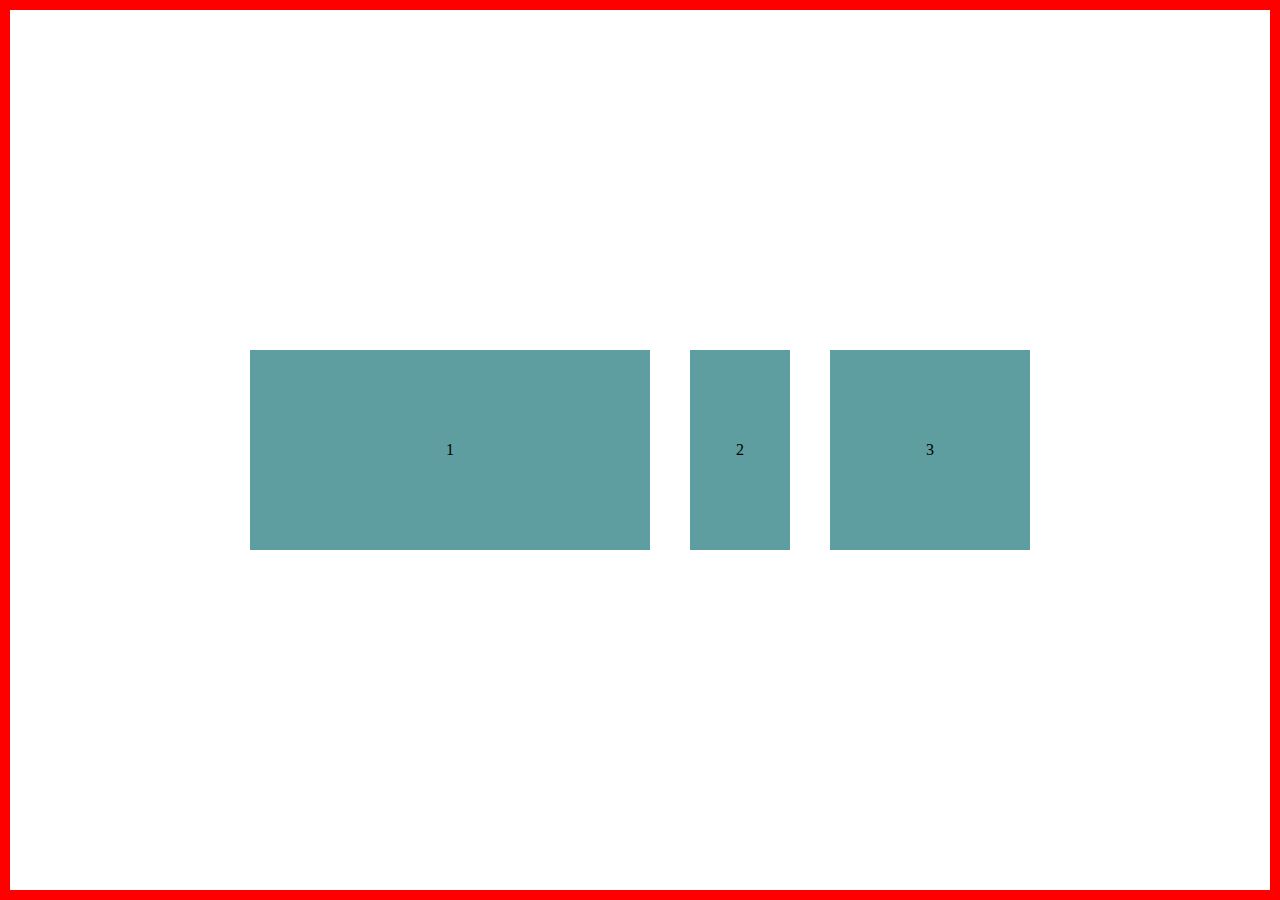
<file: index.html>
<!DOCTYPE html>
<html lang='en'>
<head>
  <meta charset='UTF-8'>
  <title></title>
  <style>
    body {
      margin: 0;
      padding: 0;
    }
    .container {
      margin: 0;
      height: calc(100vh - 20px);
      width: calc(100vw - 20px);
      border: 10px solid red;
      display: flex;
      justify-content: center;
      align-items: center;
    }

    .blocks {
        display: flex;
        justify-content: center;
        align-items: center;
        width: 1000px;
    }
    .block {
      background-color:cadetblue;
      height: 200px;
      margin: 20px;
      display: flex;
      justify-content: center;
      align-items: center;
    }
    .block1 {
        flex-basis: 400px;
        /* flex-grow: 4; */
        flex-shrink: 2;
    }
    .block2 {
        flex-basis: 100px;
        /* flex-grow: 1; */
        flex-shrink: 1;
    }
    .block3 {
        flex-basis: 200px;
        /* flex-grow: 2; */
        flex-shrink: 1;
    }
  </style>
</head>
<body>
  <div class="container">
    <div class="blocks">
      <div class="block block1">1</div>
      <div class="block block2">2</div>
      <div class="block block3">3</div>
    </div>
  </div>
</body>
</html>
</file>
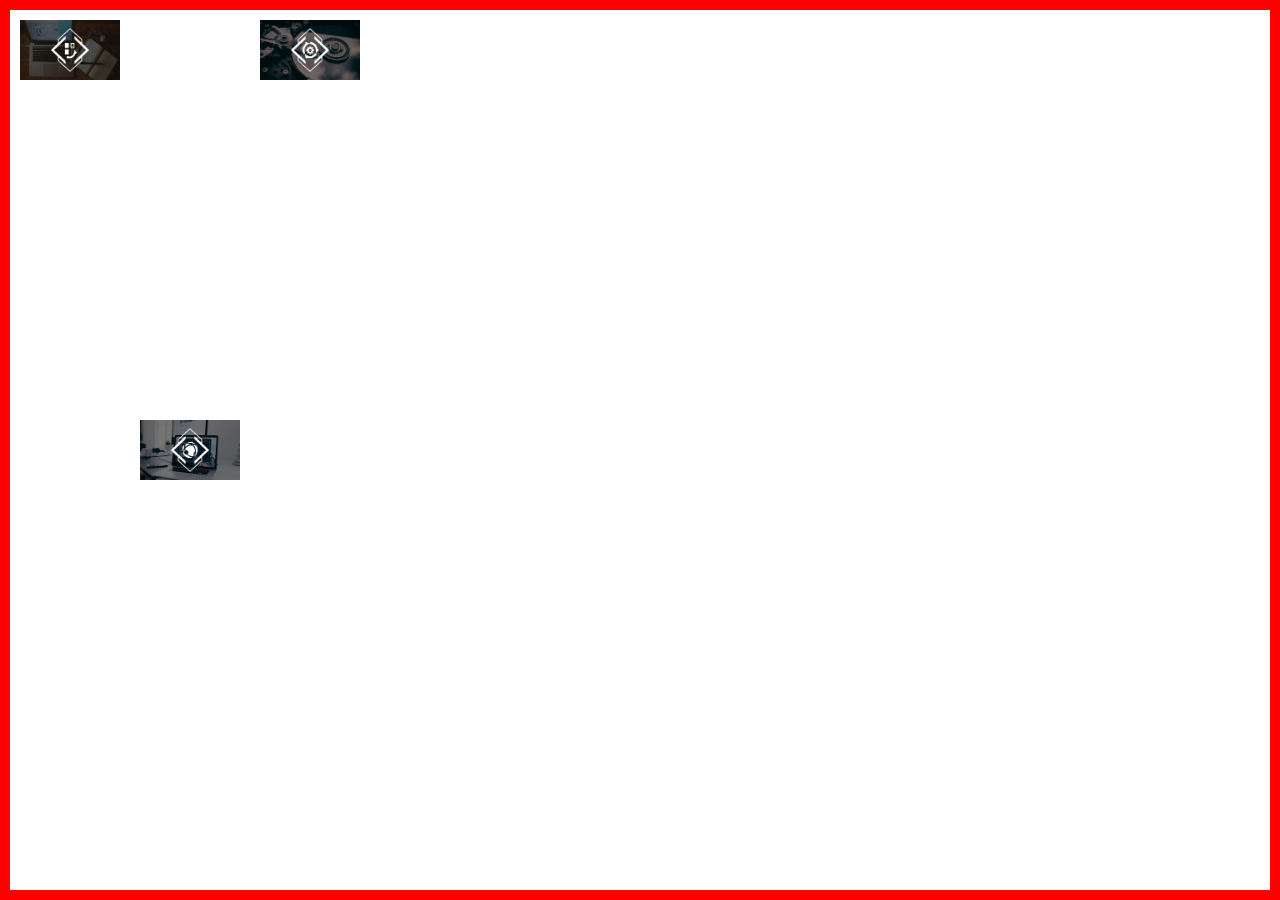
<file: Align-self/index.html>
<!DOCTYPE html>
<html lang='en'>

<head>
  <meta charset='UTF-8'>
  <title></title>
  <style>
    body {
      margin: 0;
      padding: 0;
    }
    .container {
      margin: 0;
      height: calc(100vh - 20px);
      width: calc(100vw - 20px);
      border: 10px solid red;
      display: flex;
    }
    img {
      margin: 10px;
      width: 100px;
      height: 60px;
    }
    .img2 {
        align-self: center;
    }
  </style>
</head>

<body>
  <div class="container">
    <img src="images/1.jpg" alt="" class="img1">
    <img src="images/2.jpg" alt="" class="img2">
    <img src="images/3.jpg" alt="" class="img3">
  </div>
</body>

</html>
</file>
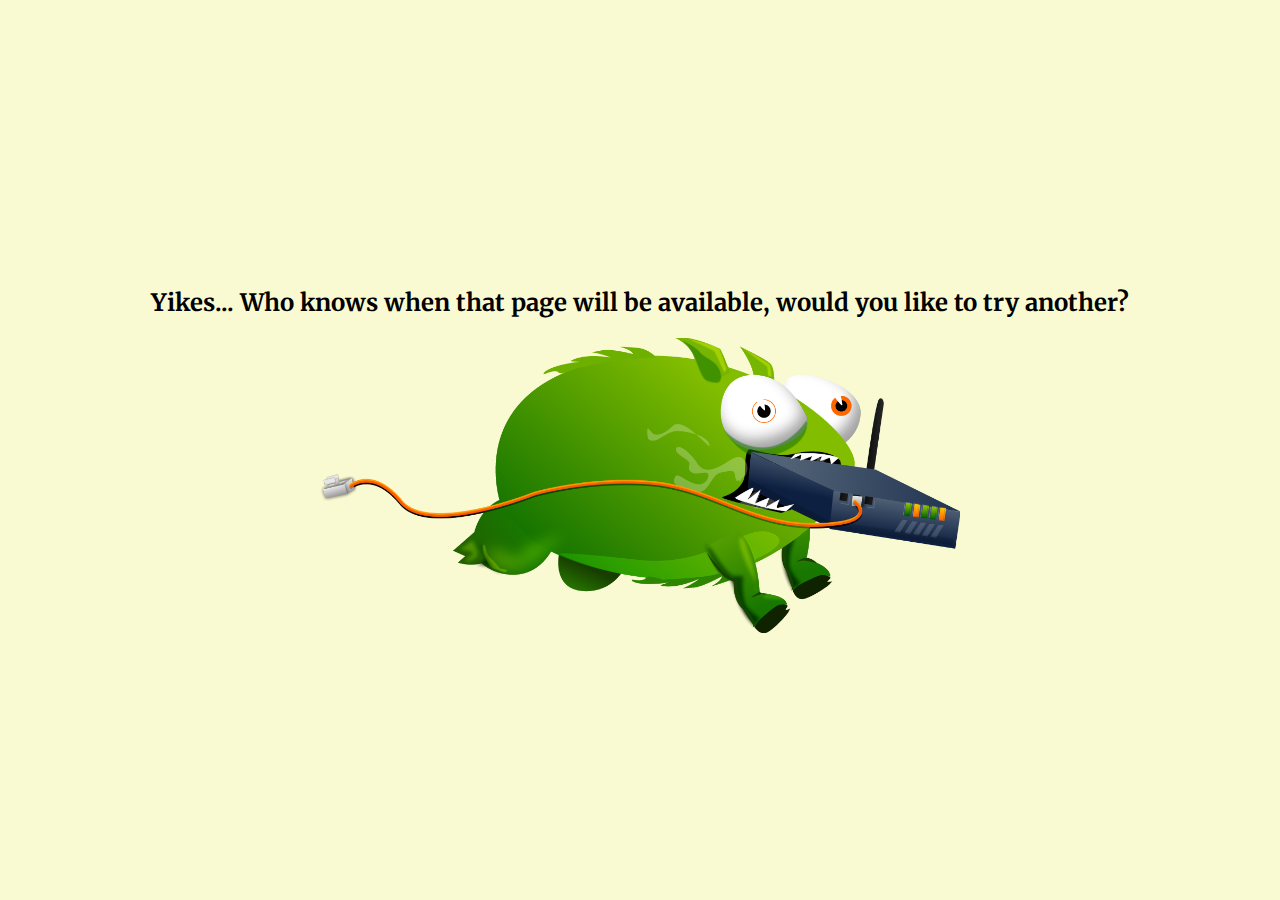
<file: error-page-project/index.html>
<!DOCTYPE html>
<html lang="en">
<head>
    <meta charset="UTF-8">
    <meta name="viewport" content="width=device-width, initial-scale=1.0">
    <link href="https://fonts.googleapis.com/css2?family=Merriweather:ital@1&display=swap" rel="stylesheet"> 
    <title>Error Page</title>

    <style>
        body {
            background-color: lightgoldenrodyellow;
            font-family: 'Merriweather', serif;
            margin: 0px;
        }
        .error_wrapper {
            display: flex;
            justify-content: center;
            align-items: center;
            height: 100vh;
            flex-direction: column;
        }
        .error_wrapper > error_heading {
            margin-bottom: 42px;

        }
        img {
            width: 50%;
        }
    </style>
</head>
<body>
    <div class="error_wrapper">
        <div class="error_heading">
            <h2>Yikes... Who knows when that page will be available, would you like to try another?</h2>
        </div>
        <img src="tbot.png" alt="error-image">
    </div>
    
</body>
</html>
</file>
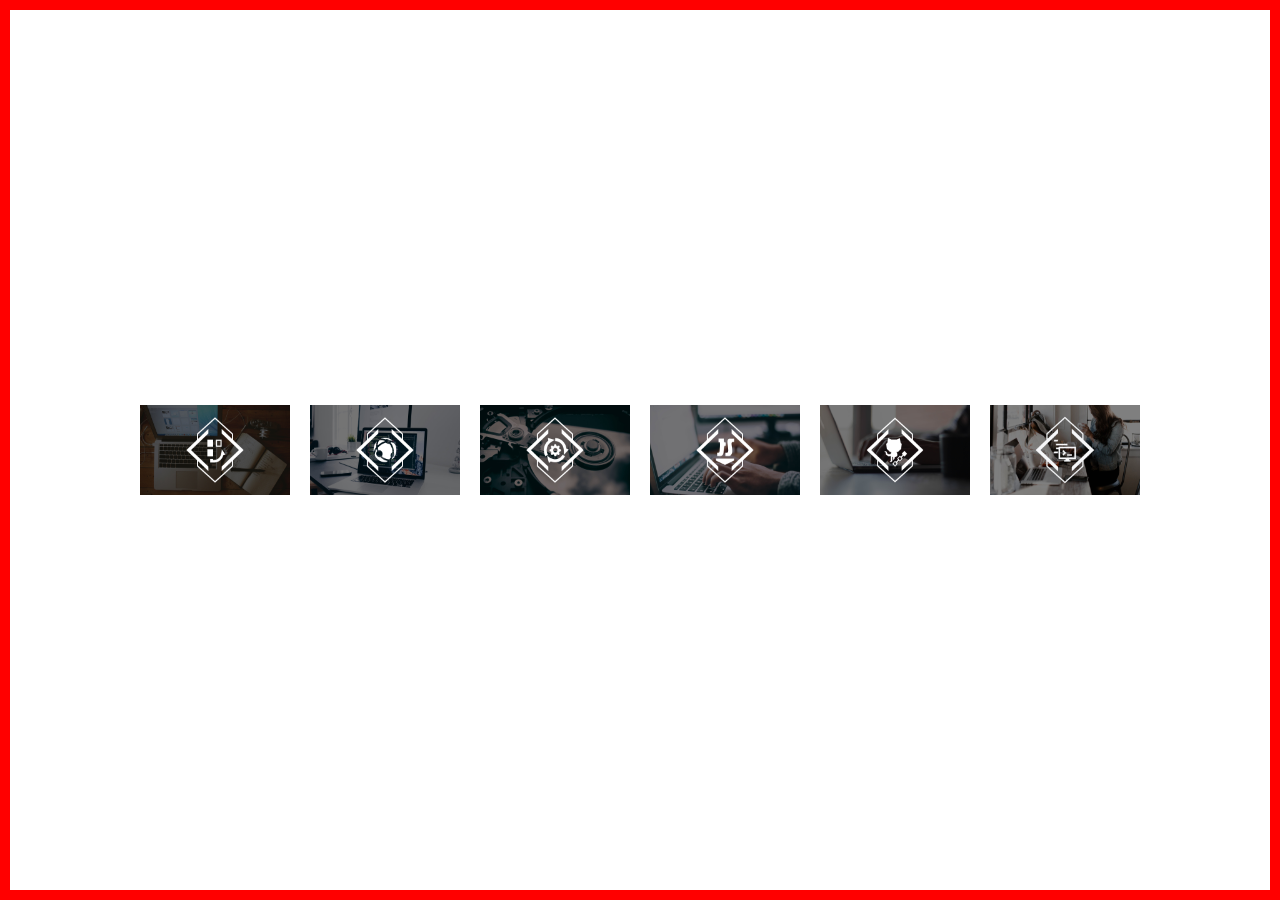
<file: Flex-alignment/index.html>
<!DOCTYPE html>
<html lang='en'>

<head>
  <meta charset='UTF-8'>
  <title></title>
  <style>
    body {
      margin: 0;
      padding: 0;
    }
    .container {
      margin: 0;
      height: calc(100vh - 20px);
      width: calc(100vw - 20px);
      border: 10px solid red;
      display: flex;
      flex-wrap: wrap;
      justify-content: center;
      align-content: center;
      /* align-items: center; */

    }
    img {
        margin: 10px;
        height: 90px;
        width: 150px;
    }
  </style>
</head>

<body>
  <div class="container">
      <img src="images/1.jpg" alt="">
      <img src="images/2.jpg" alt="">
      <img src="images/3.jpg" alt="">
      <img src="images/4.jpg" alt="">
      <img src="images/5.jpg" alt="">
      <img src="images/6.jpg" alt="">
  </div>
</body>

</html>
</file>
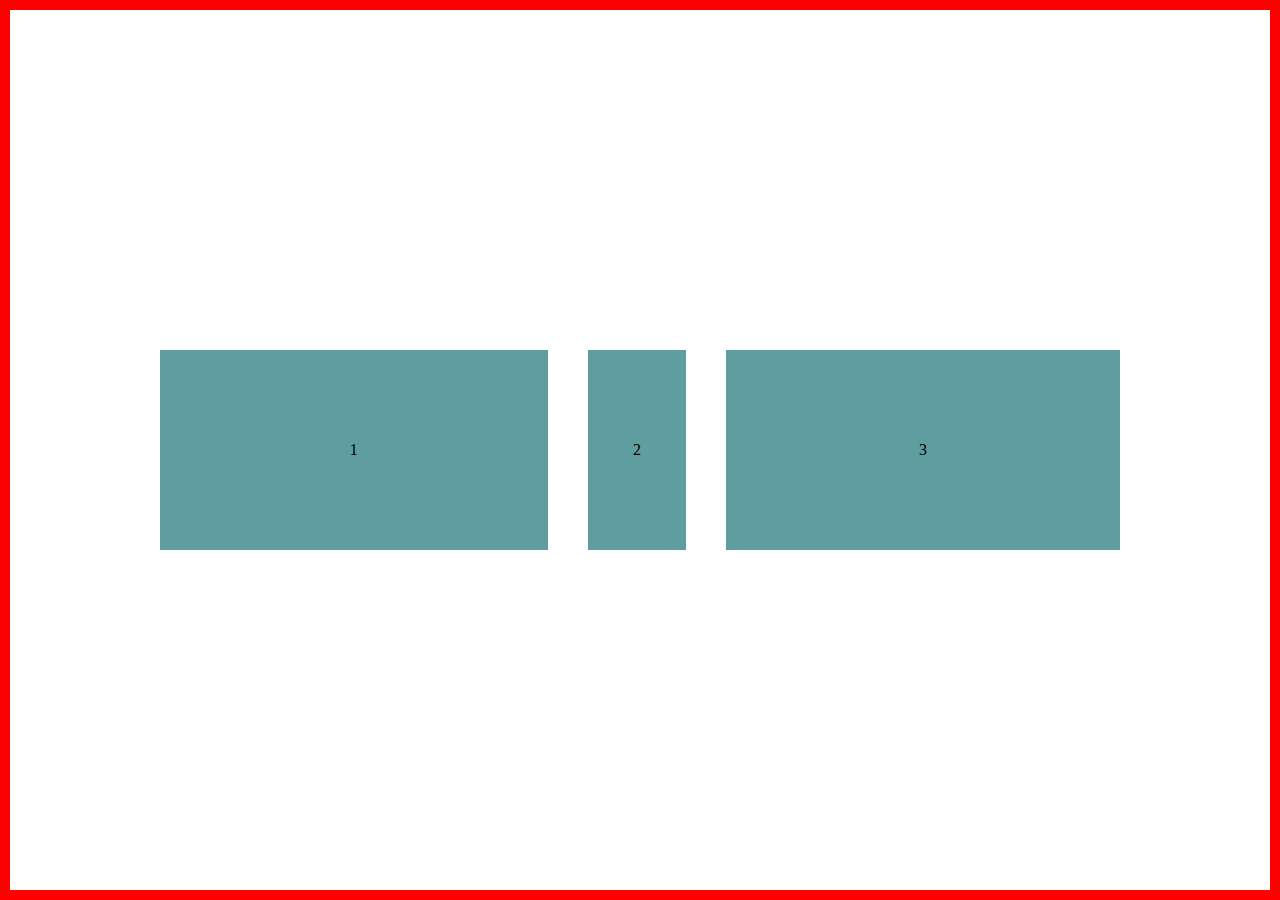
<file: Flex-order/index.html>
<!DOCTYPE html>
<html lang='en'>
<head>
  <meta charset='UTF-8'>
  <title></title>
  <style>
    body {
      margin: 0;
      padding: 0;
    }

    .container {
      margin: 0;
      height: calc(100vh - 20px);
      width: calc(100vw - 20px);
      border: 10px solid red;
      display: flex;
      justify-content: center;
      align-items: center;
    }

    .blocks {
      display: flex;
      justify-content: center;
      align-items: center;
      width: 1000px;
    }

    .block {
      background-color:cadetblue;
      height: 200px;
      margin: 20px;
      display: flex;
      justify-content: center;
      align-items: center;
    }

    .block1 {
      flex-basis: 400px;
      flex-shrink: 2;
      /* order: 3; */
    }

    .block2 {
      flex-basis: 100px;
      order: 1;
    }

    .block3 {
      flex-basis: 400px;
      order: 2;
    }
  </style>
</head>
<body>
  <div class="container">
    <div class="blocks">
      <div class="block block1">1</div>
      <div class="block block2">2</div>
      <div class="block block3">3</div>
    </div>
  </div>
</body>
</html>
</file>
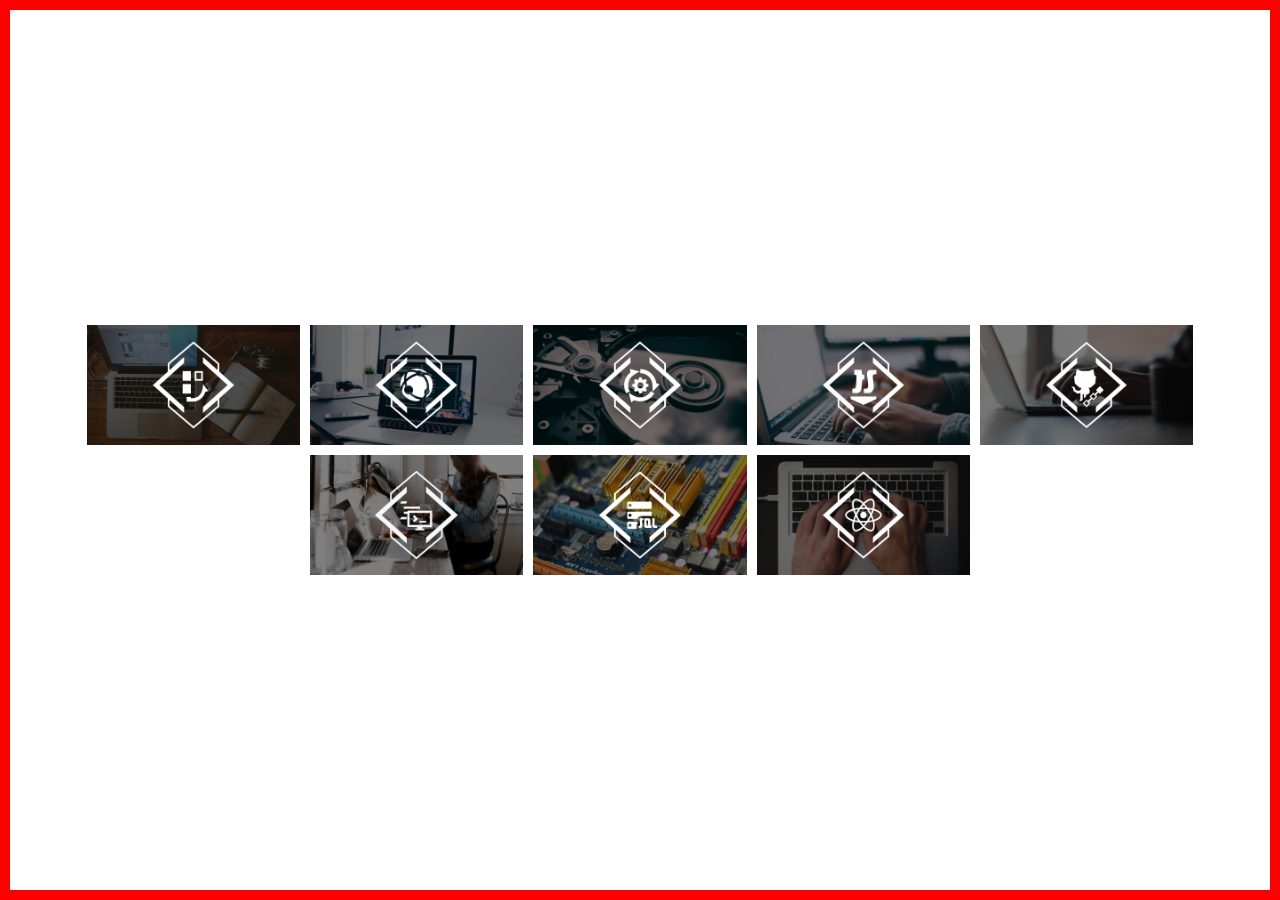
<file: Flex-wrap/index.html>
<!DOCTYPE html>
<html lang='en'>

<head>
    <meta charset='UTF-8'>
    <title></title>
    <style>
        body {
            margin: 0;
            padding: 0;
        }
        .container {
            margin: 0;
            height: calc(100vh - 20px);
            width: calc(100vw - 20px);
            border: 10px solid red;
            display: flex;
            justify-content: center;
            align-items: center;
        }
        .container > .image_blocks {
            display: flex;
            justify-content: center;
            align-items: center;
            flex-wrap: wrap;
        }
        .container>.img_blocks {
            display: flex;
            justify-content: center;
            align-items: center;
            flex-wrap: wrap;
        }
        .img_blocks img {
            margin: 5px;
            height: 120px;
            width: auto;
        }
    </style>
</head>

<body>
    <div class="container">
        <div class="img_blocks">
            <img src="images/1.jpg" alt="">
            <img src="images/2.jpg" alt="">
            <img src="images/3.jpg" alt="">
            <img src="images/4.jpg" alt="">
            <img src="images/5.jpg" alt="">
            <img src="images/6.jpg" alt="">
            <img src="images/7.jpg" alt="">
            <img src="images/8.jpg" alt="">
        </div>
    </div>
</body>

</html>
</file>
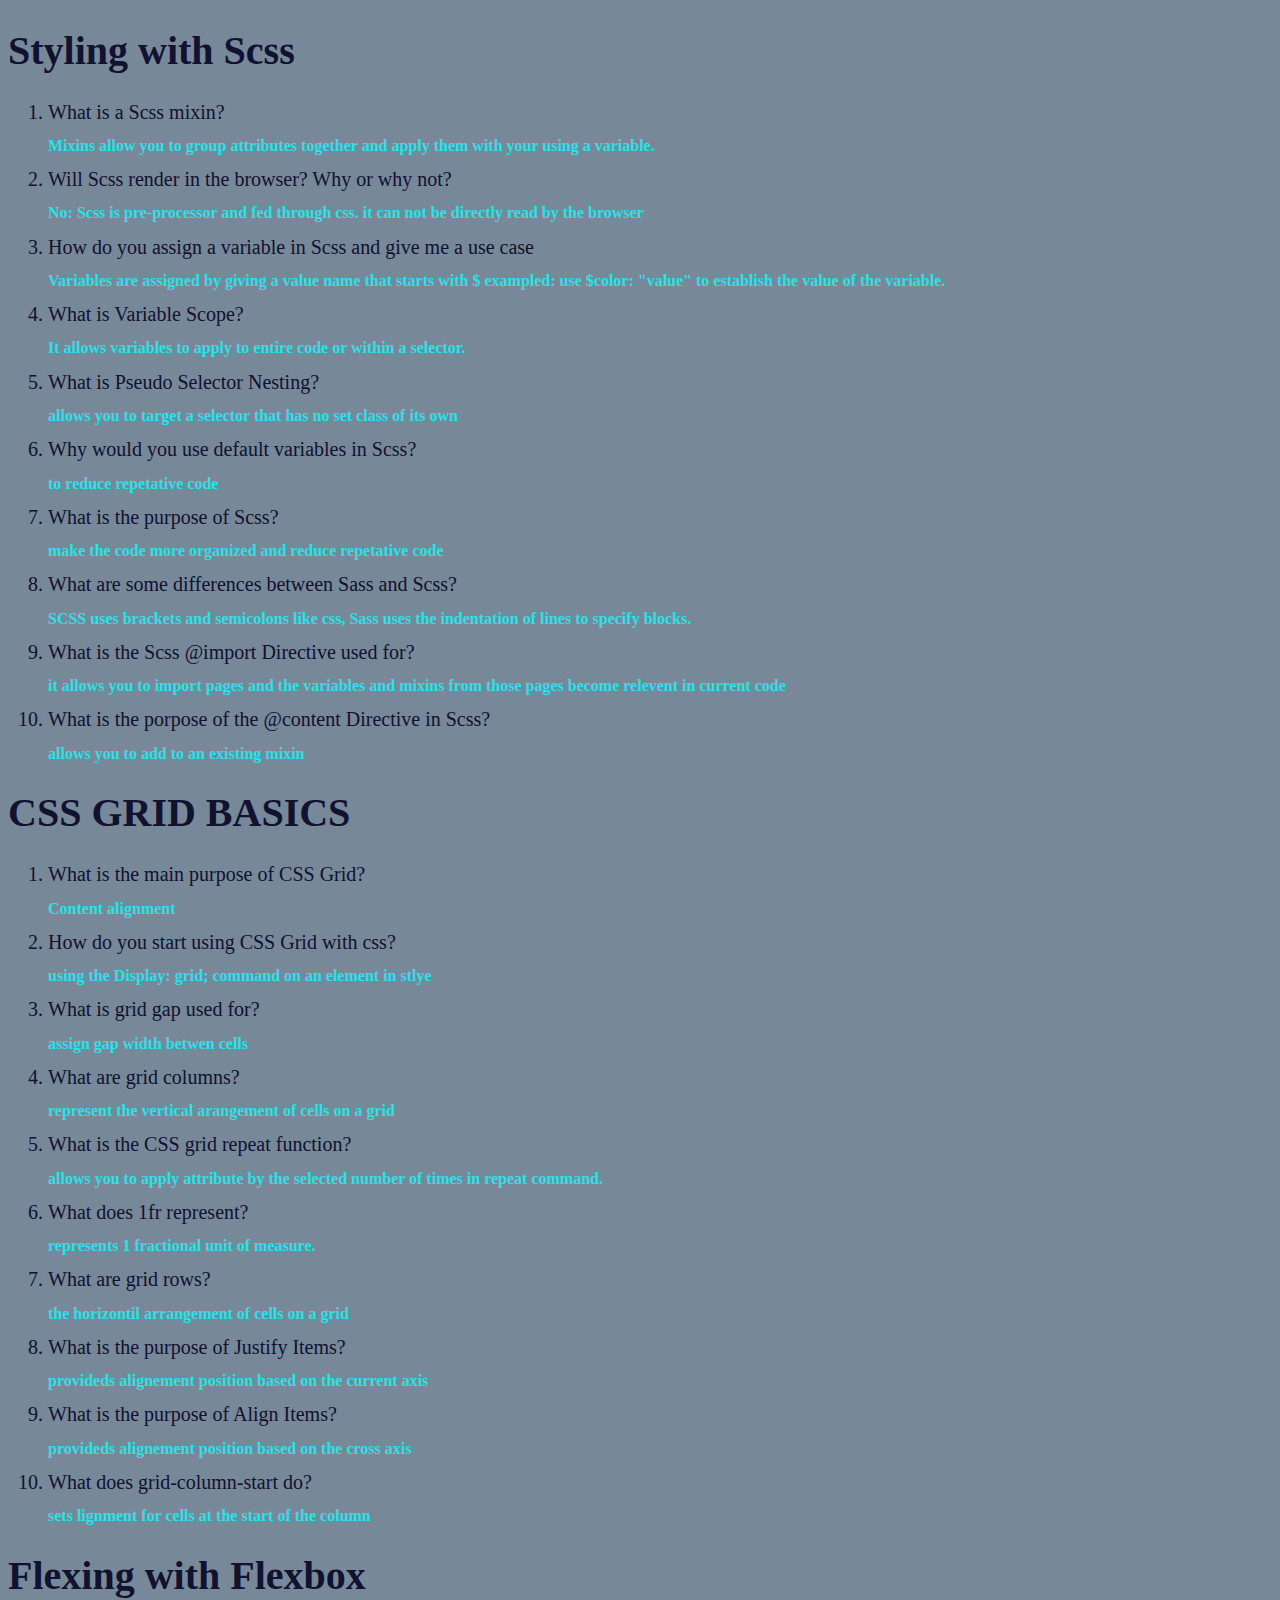
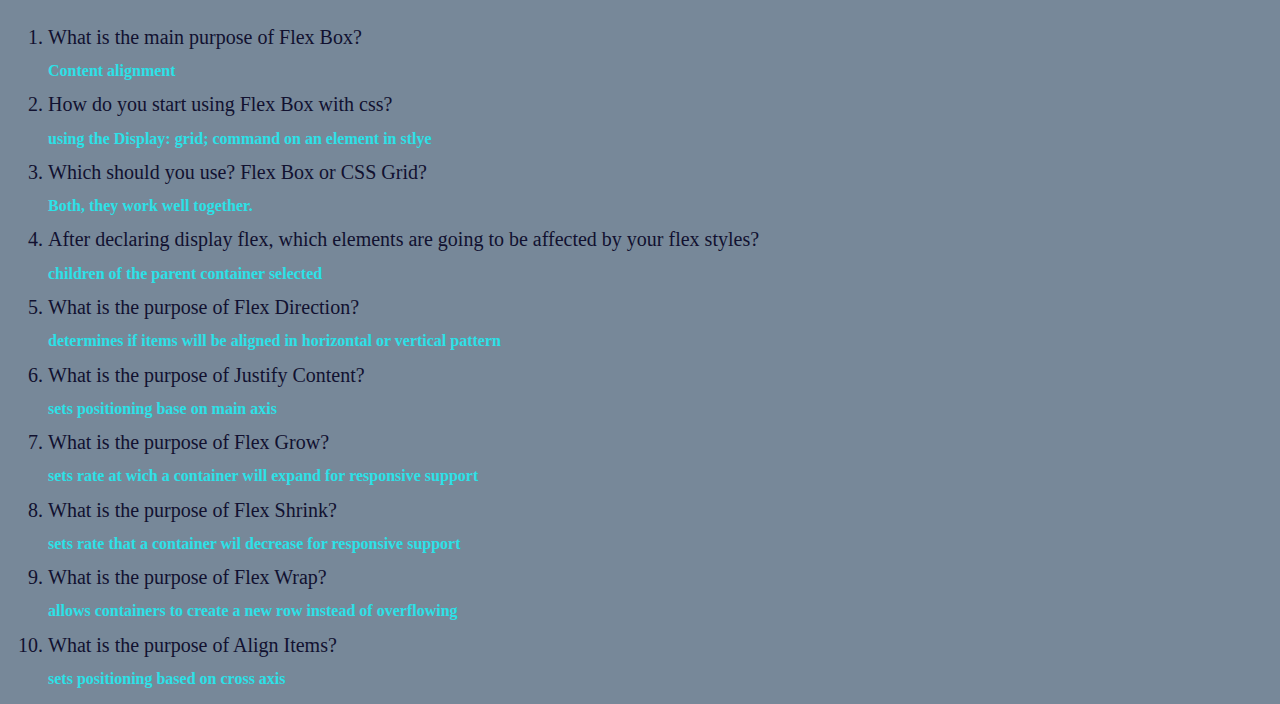
<file: Weekend_Homework/index.HTML>
<!DOCTYPE html>
<html lang="en">
<head>
    <meta charset="UTF-8">
    <meta name="viewport" content="width=device-width, initial-scale=1.0">
    <title>Homework</title>
</head>
<style>
        body {
            background-color: #778899;
        }
        h1 {
            font-size: 2.5em;
            color: #111130;
        }
        h2 {
            font-size: 1em;
            color: #2ce1e7;
        }
        li { 
            font-size: 1.25em;
            color: #111130;        
    }
</style>
<body>

    <h1>Styling with Scss</h1>
        <ol>
            <li> What is a Scss mixin?</li>
                <h2>Mixins allow you to group attributes together and apply them with your using a variable.</h2>
            <li>Will Scss render in the browser? Why or why not?</li>
                <h2>No: Scss is pre-processor and fed through css. it can not be directly read by the browser</h2>
            <li>How do you assign a variable in Scss and give me a use case</li>
                <h2>Variables are assigned by giving a value name that starts with $ exampled: use $color: "value" to establish the value of the variable. </h2>
            <li>What is Variable Scope?</li>
                <h2>It allows variables to apply to entire code or within a selector.</h2>
            <li>What is Pseudo Selector Nesting?</li>
                <h2>allows you to target a selector that has no set class of its own</h2>
            <li>Why would you use default variables in Scss?</li>
                <h2>to reduce repetative code</h2>
            <li>What is the purpose of Scss?</li>
                <h2>make the code more organized and reduce repetative code</h2>
            <li>What are some differences between Sass and Scss?</li>
                <h2> SCSS uses brackets and semicolons like css, Sass uses the indentation of lines to specify blocks.</h2>
            <li>What is the Scss @import Directive used for?</li>
                <h2>it allows you to import pages and the variables and mixins from those pages become relevent in current code</h2>
            <li>What is the porpose of the @content Directive in Scss?</li>
                <h2>allows you to add to an existing mixin</h2>
        </ol>

    <h1>CSS GRID BASICS</h1>
        <ol>
            <li>What is the main purpose of CSS Grid?</li>
                <h2>Content alignment</h2>
            <li>How do you start using CSS Grid with css?</li>
                <h2> using the Display: grid; command on an element in stlye</h2>
            <li>What is grid gap used for?</li>
                <h2>assign gap width betwen cells</h2>
            <li>What are grid columns?</li>
                <h2>represent the vertical arangement of cells on a grid</h2>
            <li>What is the CSS grid repeat function?</li>
                <h2>allows you to apply attribute by the selected number of times in repeat command.</h2>
            <li>What does 1fr represent?</li>
                <h2>represents 1 fractional unit of measure.</h2>
            <li>What are grid rows?</li>
                <h2>the horizontil arrangement of cells on a grid</h2>
            <li>What is the purpose of Justify Items?</li>
                <h2>provideds alignement position based on the current axis</h2>
            <li>What is the purpose of Align Items?</li>
                <h2>provideds alignement position based on the cross axis</h2>
            <li>What does grid-column-start do?</li>
                <h2>sets lignment for cells at the start of the column</h2>
        </ol>

    <h1>Flexing with Flexbox</h1>
        <ol>
            <li>What is the main purpose of Flex Box?</li>
                <h2>Content alignment</h2>
            <li>How do you start using Flex Box with css?</li>
                <h2>using the Display: grid; command on an element in stlye</h2>
            <li>Which should you use? Flex Box or CSS Grid?</li>
                <h2>Both, they work well together.</h2>
            <li>After declaring display flex, which elements are going to be affected by your flex styles?</li>
                <h2>children of the parent container selected</h2>
            <li>What is the purpose of Flex Direction?</li>
                <h2>determines if items will be aligned in horizontal or vertical pattern</h2>
            <li>What is the purpose of Justify Content?</li>
                <h2>sets positioning base on main axis</h2>
            <li>What is the purpose of Flex Grow?</li>
                <h2>sets rate at wich a container will expand for responsive support</h2>
            <li>What is the purpose of Flex Shrink?</li>
                <h2>sets rate that a container wil decrease for responsive support</h2>
            <li>What is the purpose of Flex Wrap?</li>
                <h2>allows containers to create a new row instead of overflowing</h2>
            <li>What is the purpose of Align Items?</li>
                <h2>sets positioning based on cross axis</h2>

        </ol>
</body>
</html>
</file>
